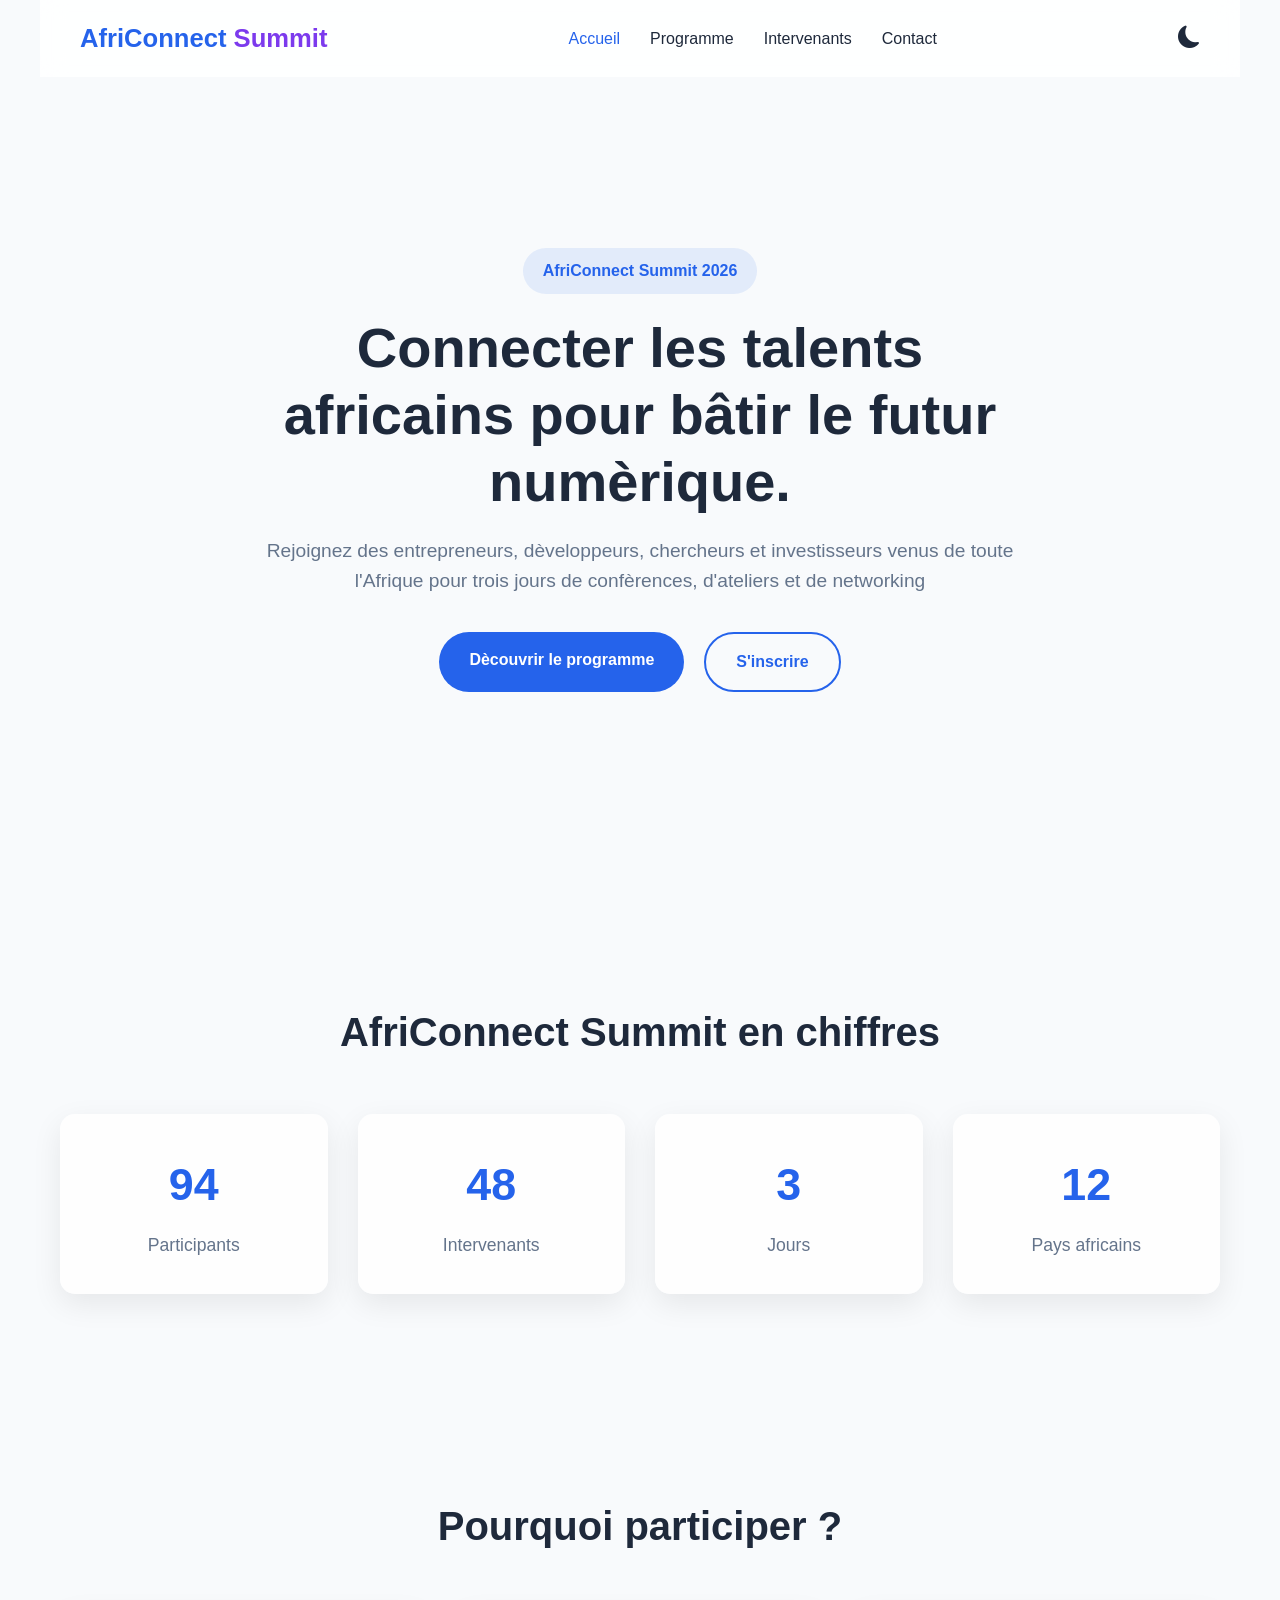
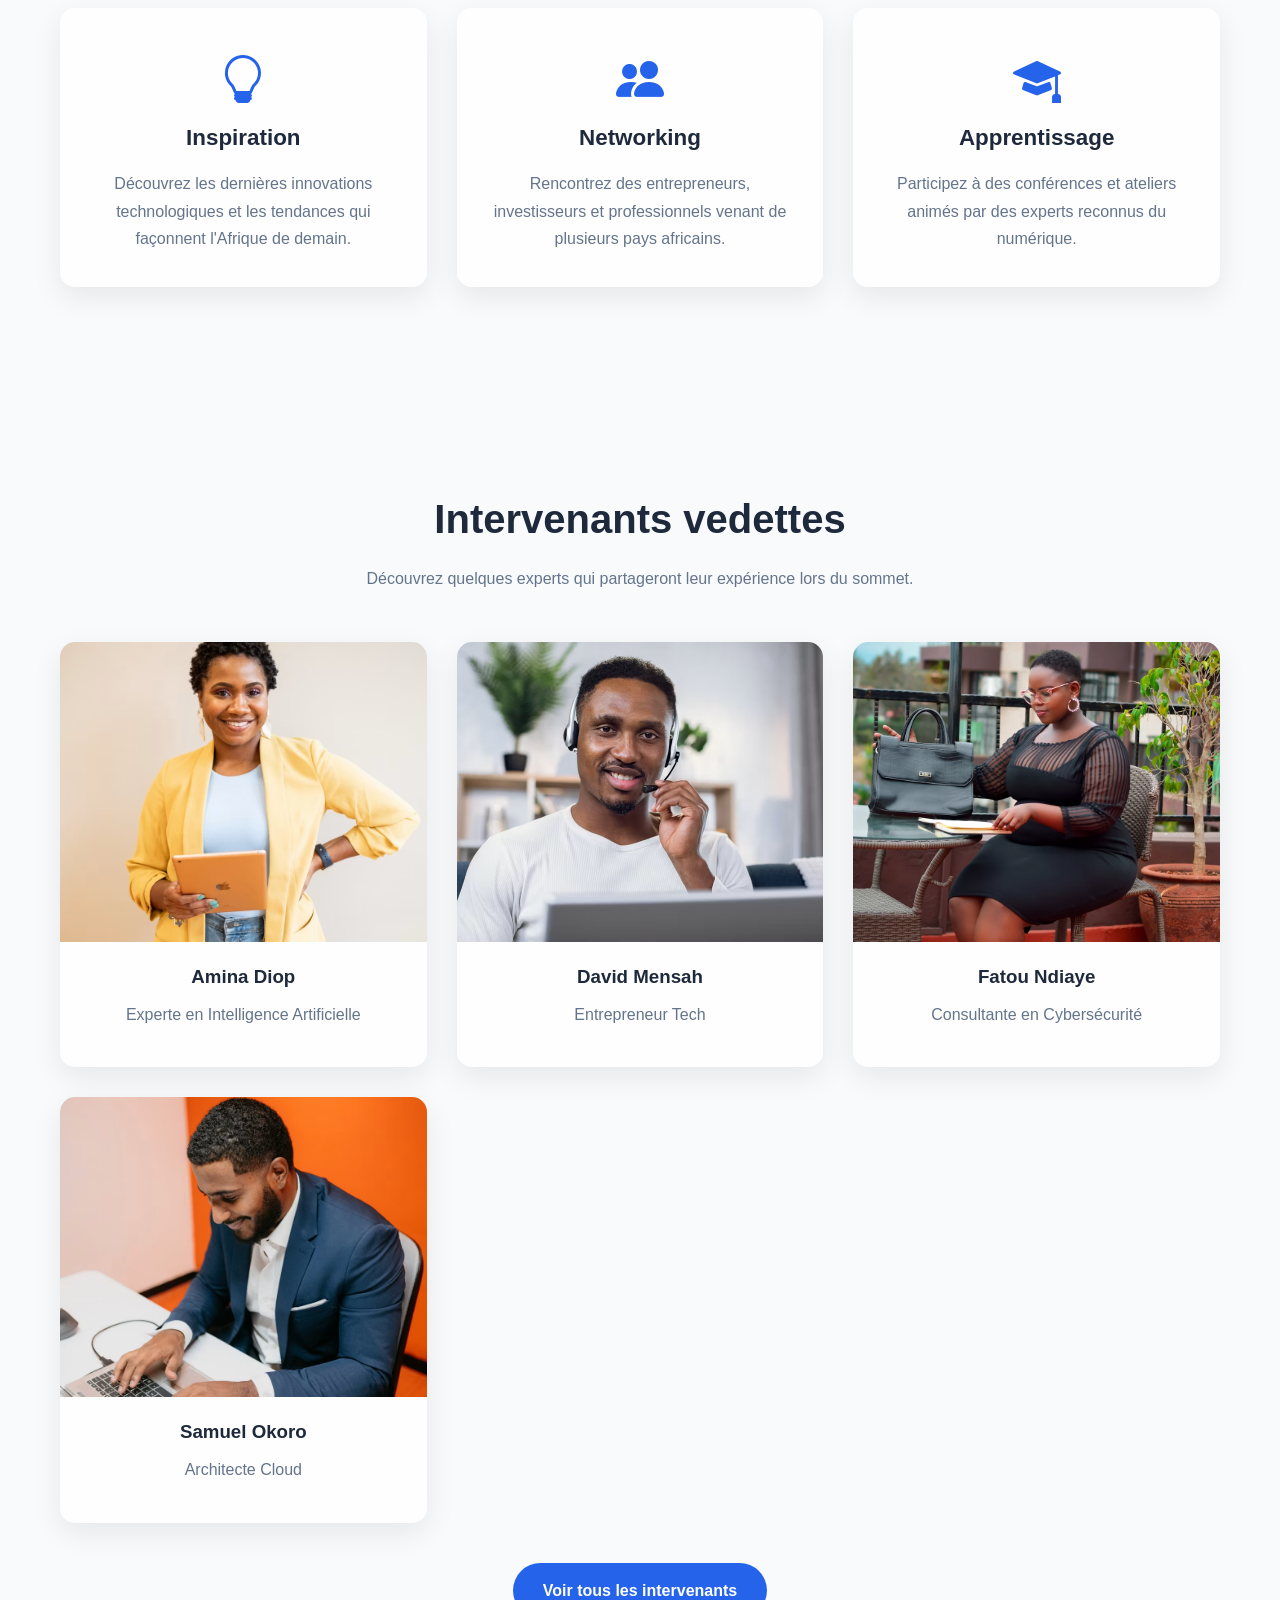
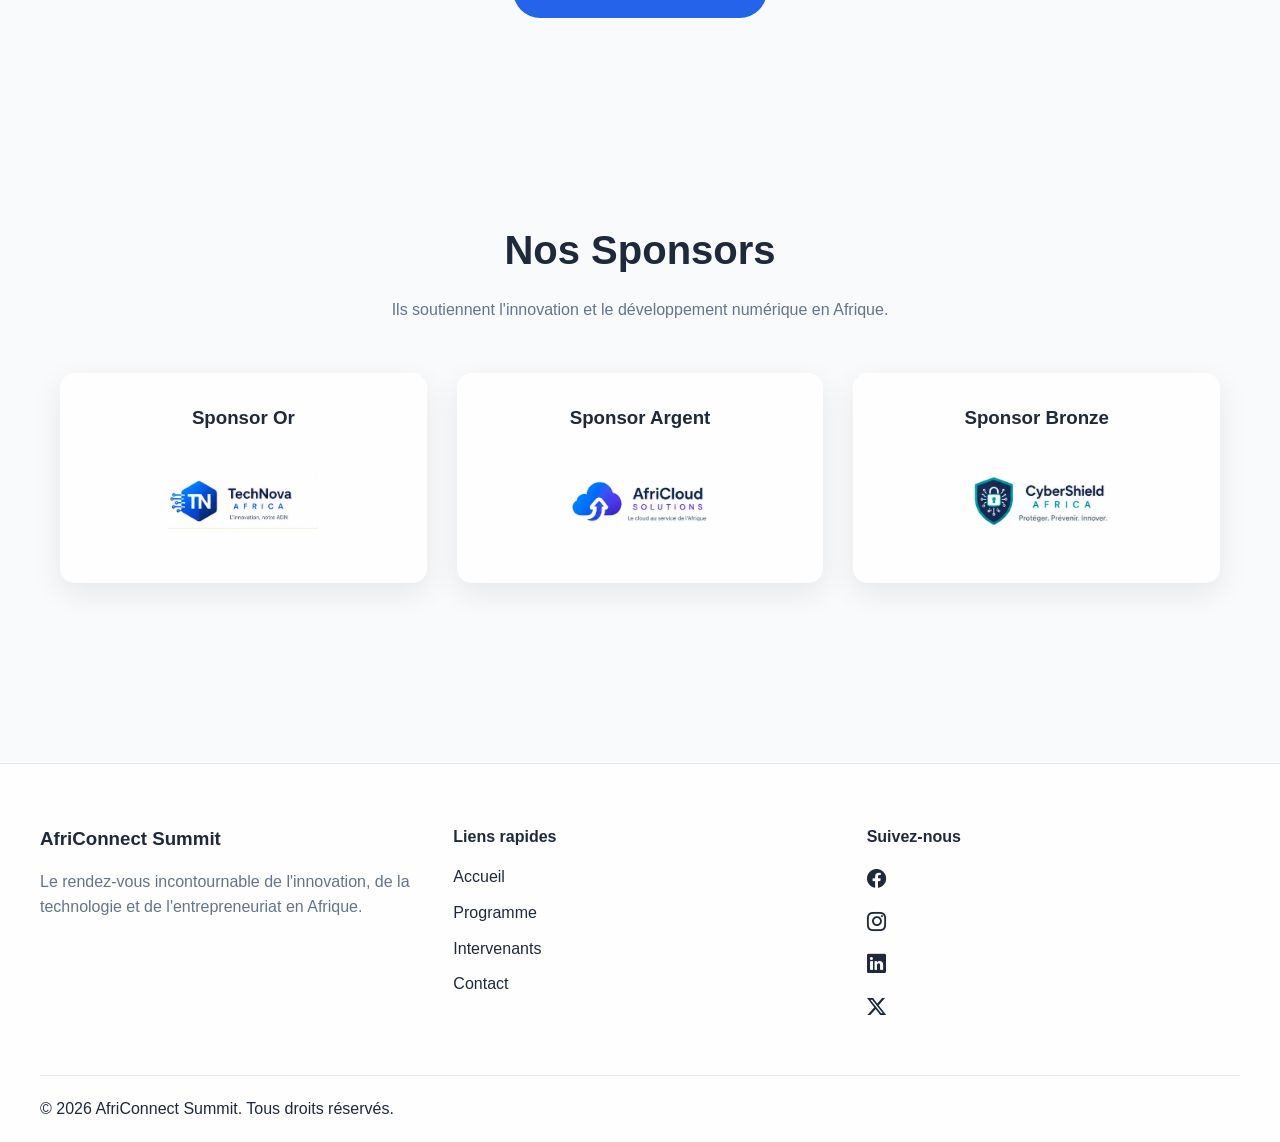
<file: index.html>
<!DOCTYPE html>
<html lang="fr">

<head>
    <meta charset="UTF-8">
    <meta name="viewport" content="width=device-width, initial-scale=1.0">
    <title>AfriConnectSummit</title>
    <link rel="stylesheet" href="css/style.css">
    <link href="https://cdn.jsdelivr.net/npm/bootstrap-icons@1.11.3/font/bootstrap-icons.min.css" rel="stylesheet">
</head>

<body>

    <header>

        <nav class="navbar">

            <a href="index.html" class="logo">
                AfriConnect <span>Summit</span>
            </a>

            <ul class="nav-menu">

                <li><a href="index.html" class="active">Accueil</a></li>

                <li><a href="programme.html">Programme</a></li>

                <li><a href="intervenant.html">Intervenants</a></li>

                <li><a href="contact.html">Contact</a></li>

            </ul>

            <div class="nav-actions">

                <button id="theme-toggle" aria-label="Changer de thème">

                    <i class="bi bi-moon-fill"></i>

                </button>

                <button id="menu-toggle" aria-label="Ouvrir le menu">

                    <i class="bi bi-list"></i>

                </button>

            </div>

        </nav>

    </header>

    <main>

        <!-- section hero -->
        <section class="hero">

            <div class="hero-content">

                <p class="hero-tag">AfriConnect Summit 2026</p>

                <h1>Connecter les talents africains pour bâtir le futur numèrique.</h1>

                <p class="hero-description">
                    Rejoignez des entrepreneurs, dèveloppeurs, chercheurs et investisseurs
                    venus de toute l'Afrique pour trois jours de confèrences, d'ateliers
                    et de networking
                </p>

                <div class="hero-buttons">

                    <a href="programme.html" class="btn btn-primary">
                        Dècouvrir le programme
                    </a>


                    <a href="contact.html" class="btn btn-secondary">
                        S'inscrire
                    </a>

                </div>

            </div>

        </section>

        <!-- section chiffre clè -->

        <section class="stats">

            <div class="container">

                <h2>AfriConnect Summit en chiffres</h2>

                <div class="stats-grid">

                    <div class="stat-card">
                        <h3 id="participants">1200</h3>
                        <p>Participants</p>
                    </div>

                    <div class="stat-card">
                        <h3 id="speakers">48</h3>
                        <p>Intervenants</p>
                    </div>

                    <div class="stat-card">
                        <h3 id="days">3</h3>
                        <p>Jours</p>
                    </div>

                    <div class="stat-card">
                        <h3 id="countries">12</h3>
                        <p>Pays africains</p>
                    </div>

                </div>

            </div>

        </section>

        <!-- pourquoi participer -->

        <section class="why-participate">

            <div class="container">

                <h2>Pourquoi participer ?</h2>

                <div class="why-grid">

                    <article class="why-card">

                        <i class="bi bi-lightbulb"></i>

                        <h3>Inspiration</h3>

                        <p>
                            Découvrez les dernières innovations technologiques et les tendances qui façonnent l'Afrique
                            de demain.
                        </p>

                    </article>

                    <article class="why-card">

                        <i class="bi bi-people-fill"></i>

                        <h3>Networking</h3>

                        <p>
                            Rencontrez des entrepreneurs, investisseurs et professionnels venant de plusieurs pays
                            africains.
                        </p>

                    </article>

                    <article class="why-card">

                        <i class="bi bi-mortarboard-fill"></i>

                        <h3>Apprentissage</h3>

                        <p>
                            Participez à des conférences et ateliers animés par des experts reconnus du numérique.
                        </p>

                    </article>

                </div>

            </div>

        </section>

        <!-- Intervenant -->

        <section class="featured-speakers">

            <div class="container">

                <h2>Intervenants vedettes</h2>

                <p class="section-description">
                    Découvrez quelques experts qui partageront leur expérience lors du sommet.
                </p>

                <div class="speakers-grid">

                    <article class="speaker-card">

                        <img src="images/speaker1.jpg" alt="Intervenant 1">

                        <h3>Amina Diop</h3>

                        <p>Experte en Intelligence Artificielle</p>

                    </article>

                    <article class="speaker-card">

                        <img src="images/speaker2.jpg" alt="Intervenant 2">

                        <h3>David Mensah</h3>

                        <p>Entrepreneur Tech</p>

                    </article>

                    <article class="speaker-card">

                        <img src="images/speaker3.jpg" alt="Intervenant 3">

                        <h3>Fatou Ndiaye</h3>

                        <p>Consultante en Cybersécurité</p>

                    </article>

                    <article class="speaker-card">

                        <img src="images/speaker4.jpg" alt="Intervenant 4">

                        <h3>Samuel Okoro</h3>

                        <p>Architecte Cloud</p>

                    </article>

                </div>

                <a href="intervenant.html" class="btn btn-primary">
                    Voir tous les intervenants
                </a>

            </div>

        </section>

        <!-- Sponsor -->

        <section class="sponsors">

            <div class="container">

                <h2>Nos Sponsors</h2>

                <p class="section-description">

                    Ils soutiennent l'innovation et le développement numérique en Afrique.

                </p>

                <div class="sponsors-grid">

                    <div class="sponsor-card">

                        <h3>Sponsor Or</h3>

                        <img src="images/gold-sponsor.png" alt="Sponsor Or">

                    </div>

                    <div class="sponsor-card">

                        <h3>Sponsor Argent</h3>

                        <img src="images/silver-sponsor.png" alt="Sponsor Argent">

                    </div>

                    <div class="sponsor-card">

                        <h3>Sponsor Bronze</h3>

                        <img src="images/bronze-sponsor.png" alt="Sponsor Bronze">

                    </div>

                </div>

            </div>

        </section>

    </main>

    <footer>

        <div class="footer-container">

            <div class="footer-about">

                <h3>AfriConnect Summit</h3>

                <p>
                    Le rendez-vous incontournable de l'innovation, de la technologie
                    et de l'entrepreneuriat en Afrique.
                </p>

            </div>

            <div class="footer-links">

                <h4>Liens rapides</h4>

                <ul>

                    <li><a href="index.html">Accueil</a></li>

                    <li><a href="programme.html">Programme</a></li>

                    <li><a href="intervenants.html">Intervenants</a></li>

                    <li><a href="contact.html">Contact</a></li>

                </ul>

            </div>

            <div class="footer-social">

                <h4>Suivez-nous</h4>

                <a href="#"><i class="bi bi-facebook"></i></a>
                <a href="#"><i class="bi bi-instagram"></i></a>
                <a href="#"><i class="bi bi-linkedin"></i></a>
                <a href="#"><i class="bi bi-twitter-x"></i></a>

            </div>

        </div>

        <hr>

        <div class="footer-bottom">

            <p>
                &copy; <span id="year"></span> AfriConnect Summit.
                Tous droits réservés.
            </p>

        </div>
        </div>

    </footer>

    <button id="back-to-top" aria-label="Retour en haut">
        <i class="bi bi-arrow-up"></i>
    </button>





    <script src="js/main.js"></script>

</body>

</html>
</file>
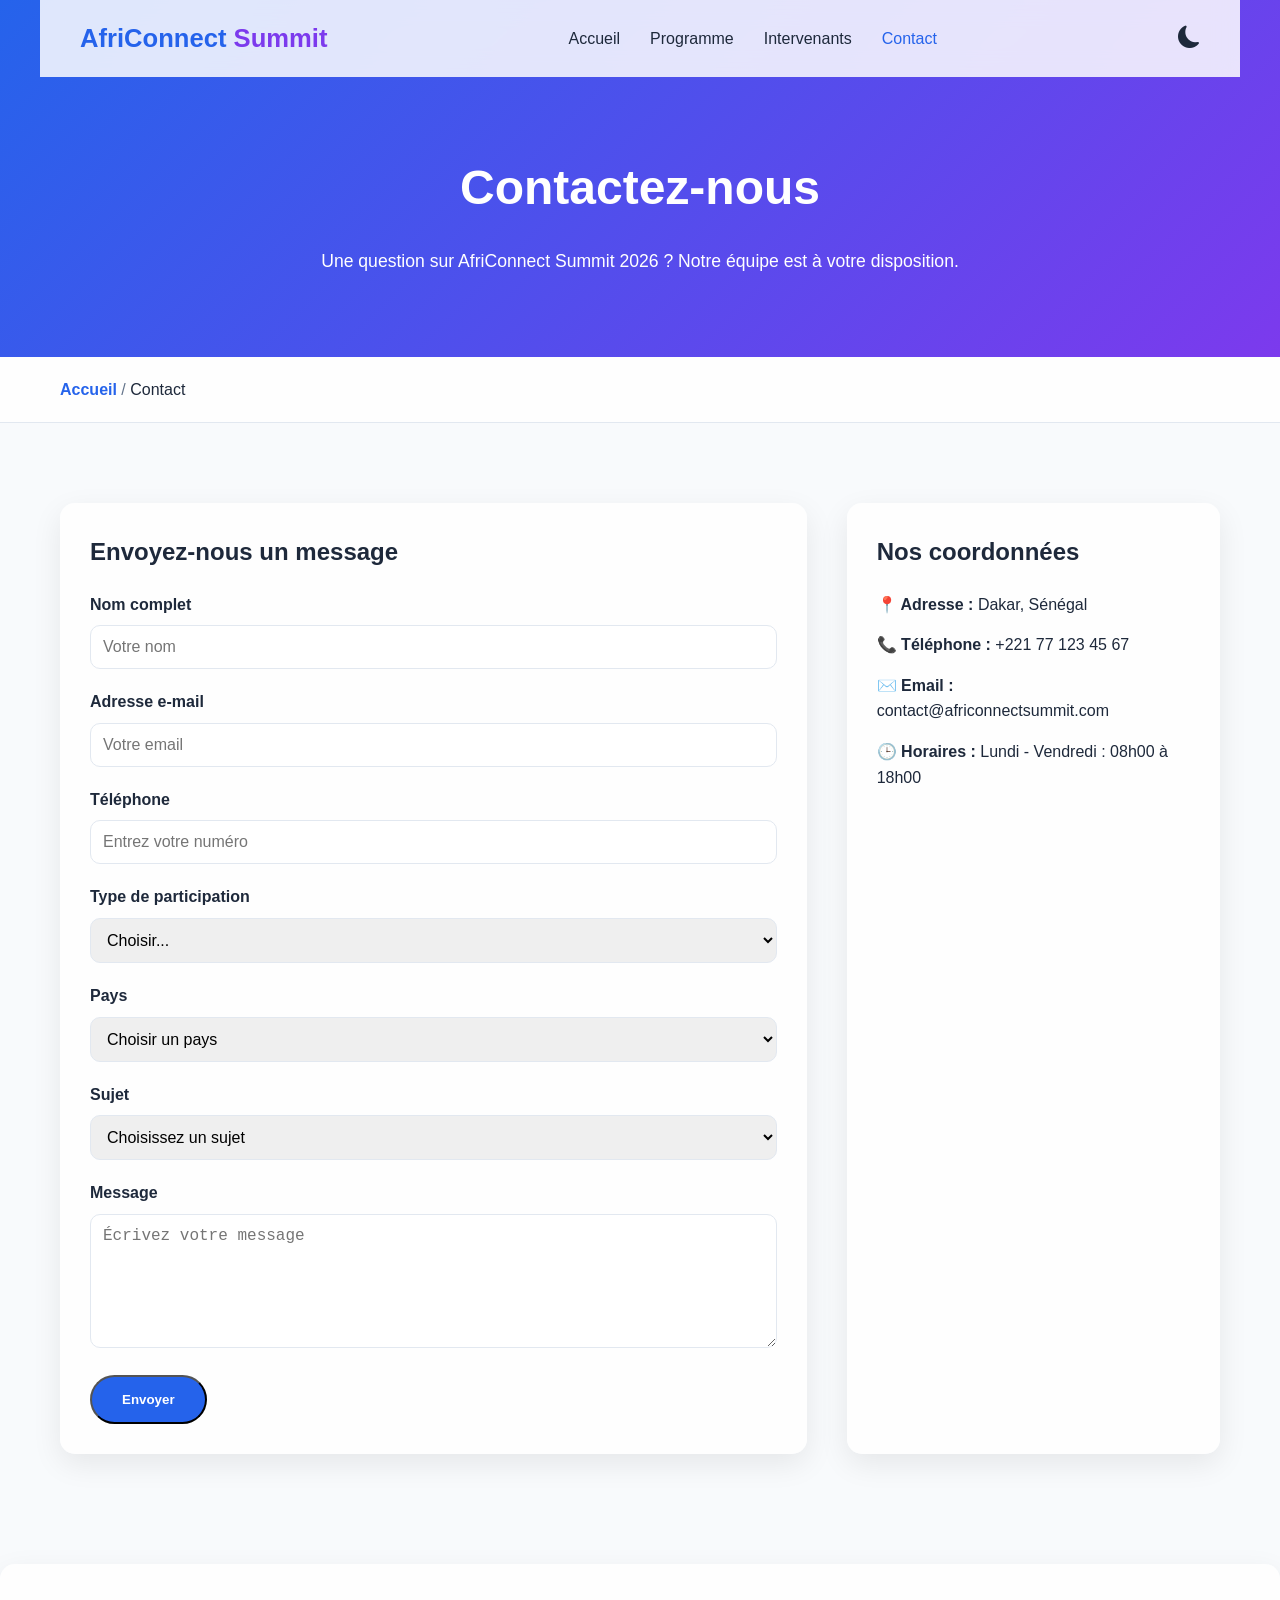
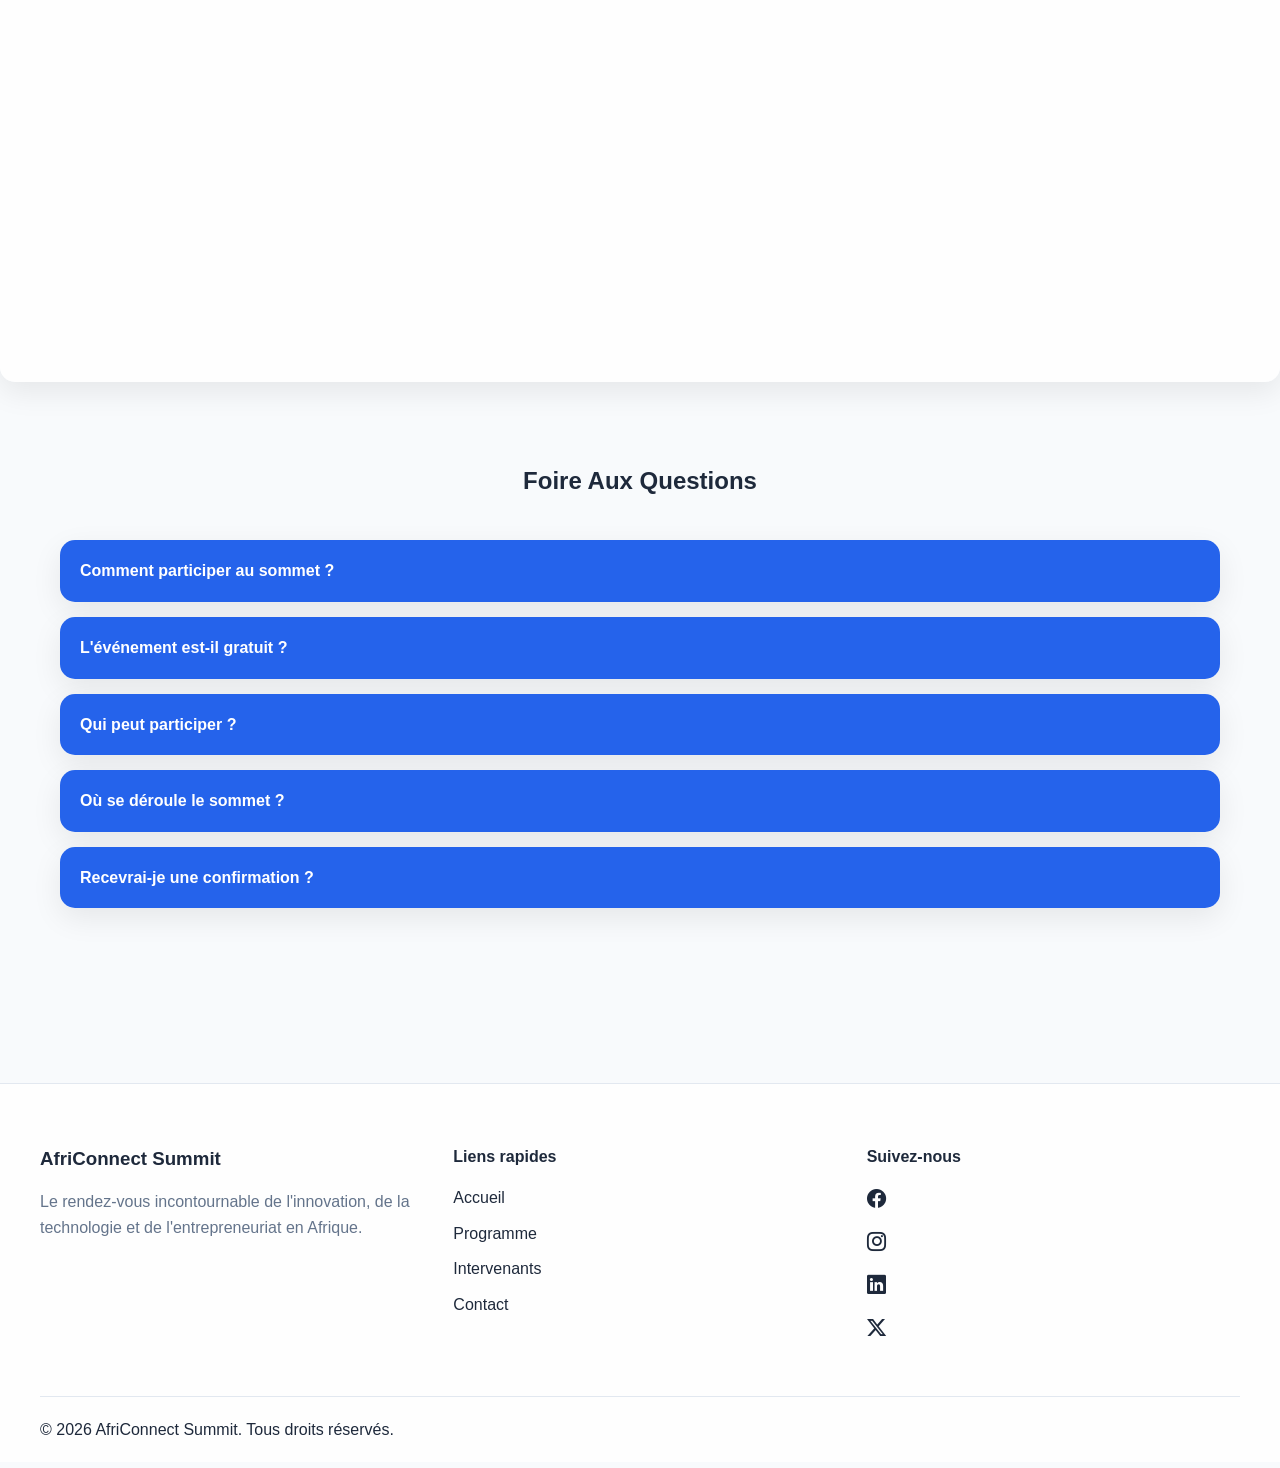
<file: contact.html>
<!DOCTYPE html>
<html lang="en">

<head>
    <meta charset="UTF-8">
    <meta name="viewport" content="width=device-width, initial-scale=1.0">
    <title>AfriConnectSummit</title>
    <link rel="stylesheet" href="css/style.css">
    <link href="https://cdn.jsdelivr.net/npm/bootstrap-icons@1.11.3/font/bootstrap-icons.min.css" rel="stylesheet">

</head>

<body>

    <header>

        <nav class="navbar">

            <a href="index.html" class="logo">
                AfriConnect <span>Summit</span>
            </a>

            <ul class="nav-menu">

                <li><a href="index.html">Accueil</a></li>

                <li><a href="programme.html">Programme</a></li>

                <li><a href="intervenant.html">Intervenants</a></li>

                <li><a href="contact.html" class="active">Contact</a></li>

            </ul>

            <div class="nav-actions">

                <button id="theme-toggle" aria-label="Changer de thème">

                    <i class="bi bi-moon-fill"></i>

                </button>

                <button id="menu-toggle" aria-label="Ouvrir le menu">

                    <i class="bi bi-list"></i>

                </button>

            </div>

        </nav>

    </header>

    <main>

        <!--section hero -->
        <section class="page-hero">

            <div class="container">

                <h1>Contactez-nous</h1>

                <p>
                    Une question sur AfriConnect Summit 2026 ? Notre équipe est à votre disposition.
                </p>

            </div>

        </section>

        <!-- fil d'ariane -->

        <section class="breadcrumb">

            <div class="container">

                <p>

                    <a href="index.html">Accueil</a>

                    /

                    <span>Contact</span>

                </p>

            </div>

        </section>

        <!-- formulaire -->

        <section class="contact">

            <div class="container">

                <div class="contact-grid">

                    <!-- Formulaire de contact -->

                    <div class="contact-form">

                        <h2>Envoyez-nous un message</h2>

                        <form id="contact-form">

                            <div class="form-group">

                                <label for="nom">Nom complet</label>

                                <input type="text" id="nom" placeholder="Votre nom">

                            </div>

                            <div class="form-group">

                                <label for="email">Adresse e-mail</label>

                                <input type="email" id="email" placeholder="Votre email">

                            </div>

                            <div class="form-group">
                                <label for="phone">Téléphone</label>
                                <input type="tel" id="phone" name="phone" placeholder="Entrez votre numéro">
                            </div>

                            <div class="form-group">
                                <label for="participation">Type de participation</label>

                                <select id="participation" name="participation">

                                    <option value="">Choisir...</option>
                                    <option value="participant">Participant</option>
                                    <option value="intervenant">Intervenant</option>
                                    <option value="sponsor">Sponsor</option>

                                </select>

                            </div>

                            <div class="form-group">
                                <label for="country">Pays</label>

                                <select id="country" name="country">

                                    <option value="">Choisir un pays</option>

                                    <option>Sénégal</option>
                                    <option>Mali</option>
                                    <option>Côte d'Ivoire</option>
                                    <option>Ghana</option>
                                    <option>Nigeria</option>
                                    <option>Cameroun</option>
                                    <option>Bénin</option>
                                    <option>Togo</option>
                                    <option>Burkina Faso</option>
                                    <option>Guinée</option>

                                </select>

                            </div>

                            <div class="form-group">

                                <label for="sujet">Sujet</label>

                                <select id="sujet">

                                    <option>Choisissez un sujet</option>
                                    <option>Inscription</option>
                                    <option>Partenariat</option>
                                    <option>Information</option>
                                    <option>Autre</option>

                                </select>

                            </div>

                            <div class="form-group">

                                <label for="message">Message</label>

                                <textarea id="message" rows="6" placeholder="Écrivez votre message"></textarea>

                            </div>

                            <button type="submit" class="btn btn-primary">

                                Envoyer

                            </button>

                        </form>

                    </div>

                    <!-- Informations -->

                    <div class="contact-info">

                        <h2>Nos coordonnées</h2>

                        <p><strong>📍 Adresse :</strong> Dakar, Sénégal</p>

                        <p><strong>📞 Téléphone :</strong> +221 77 123 45 67</p>

                        <p><strong>✉️ Email :</strong> contact@africonnectsummit.com</p>

                        <p><strong>🕒 Horaires :</strong> Lundi - Vendredi : 08h00 à 18h00</p>

                    </div>

                </div>

            </div>

        </section>
        <!-- maps -->

        <div class="contact-map">

            <iframe src="https://www.google.com/maps?q=Dakar,+Senegal&output=embed" width="100%" height="350"
                style="border:0;" allowfullscreen="" loading="lazy">
            </iframe>

        </div>

        <!-- faq -->

        <section class="faq">

            <div class="container">

                <h2>Foire Aux Questions</h2>

                <div class="faq-item">

                    <input type="checkbox" id="q1">

                    <label for="q1">Comment participer au sommet ?</label>

                    <div class="faq-content">
                        <p>Remplissez le formulaire d'inscription disponible sur cette page.</p>
                    </div>

                </div>

                <div class="faq-item">

                    <input type="checkbox" id="q2">

                    <label for="q2">L'événement est-il gratuit ?</label>

                    <div class="faq-content">
                        <p>Oui, l'accès est gratuit après validation de l'inscription.</p>
                    </div>

                </div>

                <div class="faq-item">

                    <input type="checkbox" id="q3">

                    <label for="q3">Qui peut participer ?</label>

                    <div class="faq-content">
                        <p>Étudiants, professionnels, entrepreneurs et passionnés du numérique.</p>
                    </div>

                </div>

                <div class="faq-item">

                    <input type="checkbox" id="q4">

                    <label for="q4">Où se déroule le sommet ?</label>

                    <div class="faq-content">
                        <p>À Dakar, dans un centre de conférence moderne.</p>
                    </div>

                </div>

                <div class="faq-item">

                    <input type="checkbox" id="q5">

                    <label for="q5">Recevrai-je une confirmation ?</label>

                    <div class="faq-content">
                        <p>Oui, une confirmation sera envoyée par e-mail après votre inscription.</p>
                    </div>

                </div>

            </div>

        </section>

    </main>

    <footer>

        <div class="footer-container">

            <div class="footer-about">

                <h3>AfriConnect Summit</h3>

                <p>
                    Le rendez-vous incontournable de l'innovation, de la technologie
                    et de l'entrepreneuriat en Afrique.
                </p>

            </div>


            <div class="footer-links">

                <h4>Liens rapides</h4>

                <ul>

                    <li><a href="index.html">Accueil</a></li>

                    <li><a href="programme.html">Programme</a></li>

                    <li><a href="intervenants.html">Intervenants</a></li>

                    <li><a href="contact.html">Contact</a></li>

                </ul>

            </div>

            <div class="footer-social">

                <h4>Suivez-nous</h4>

                <a href="#"><i class="bi bi-facebook"></i></a>
                <a href="#"><i class="bi bi-instagram"></i></a>
                <a href="#"><i class="bi bi-linkedin"></i></a>
                <a href="#"><i class="bi bi-twitter-x"></i></a>

            </div>

        </div>

        <hr>

        <div class="footer-bottom">

            <p>
                &copy; <span id="year"></span> AfriConnect Summit.
                Tous droits réservés.
            </p>
        </div>

        </div>

    </footer>

    <button id="back-to-top" aria-label="Retour en haut">
        <i class="bi bi-arrow-up"></i>
    </button>





    <script src="js/main.js"></script>

</body>

</html>
</file>
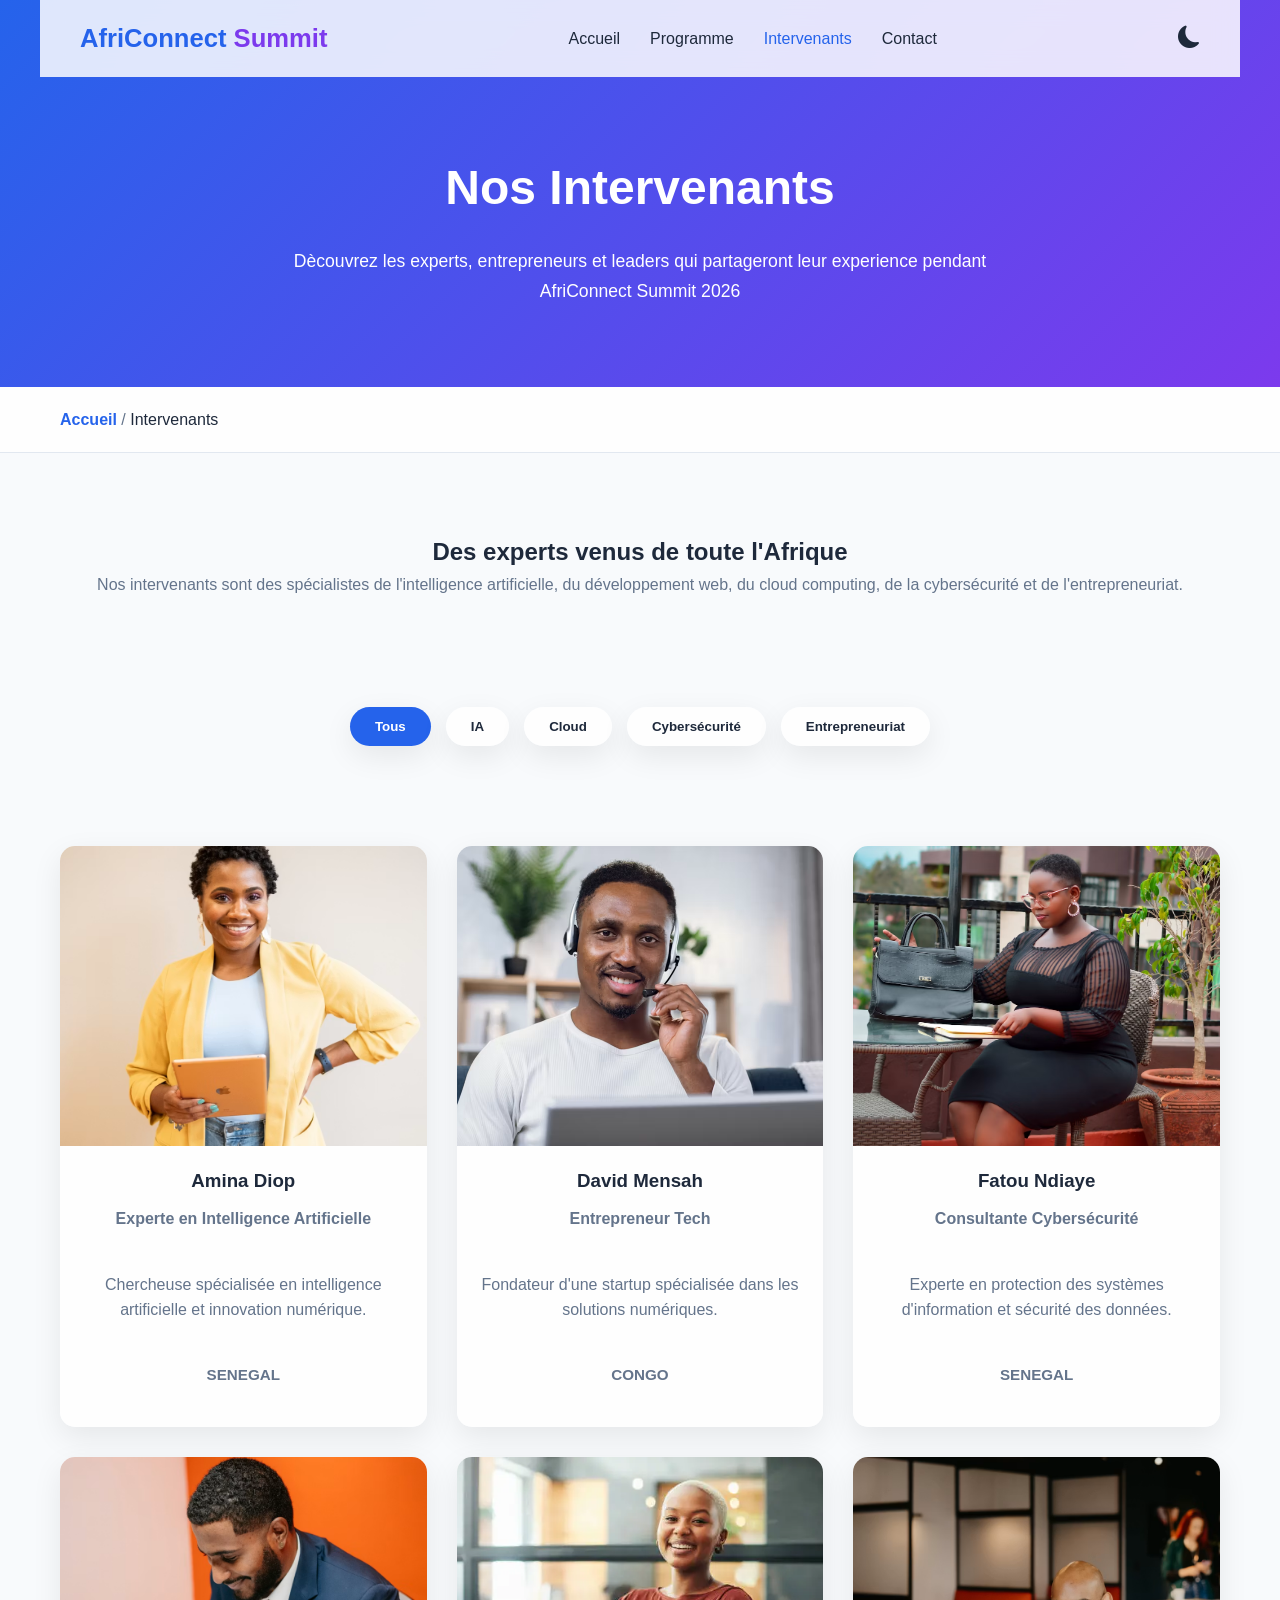
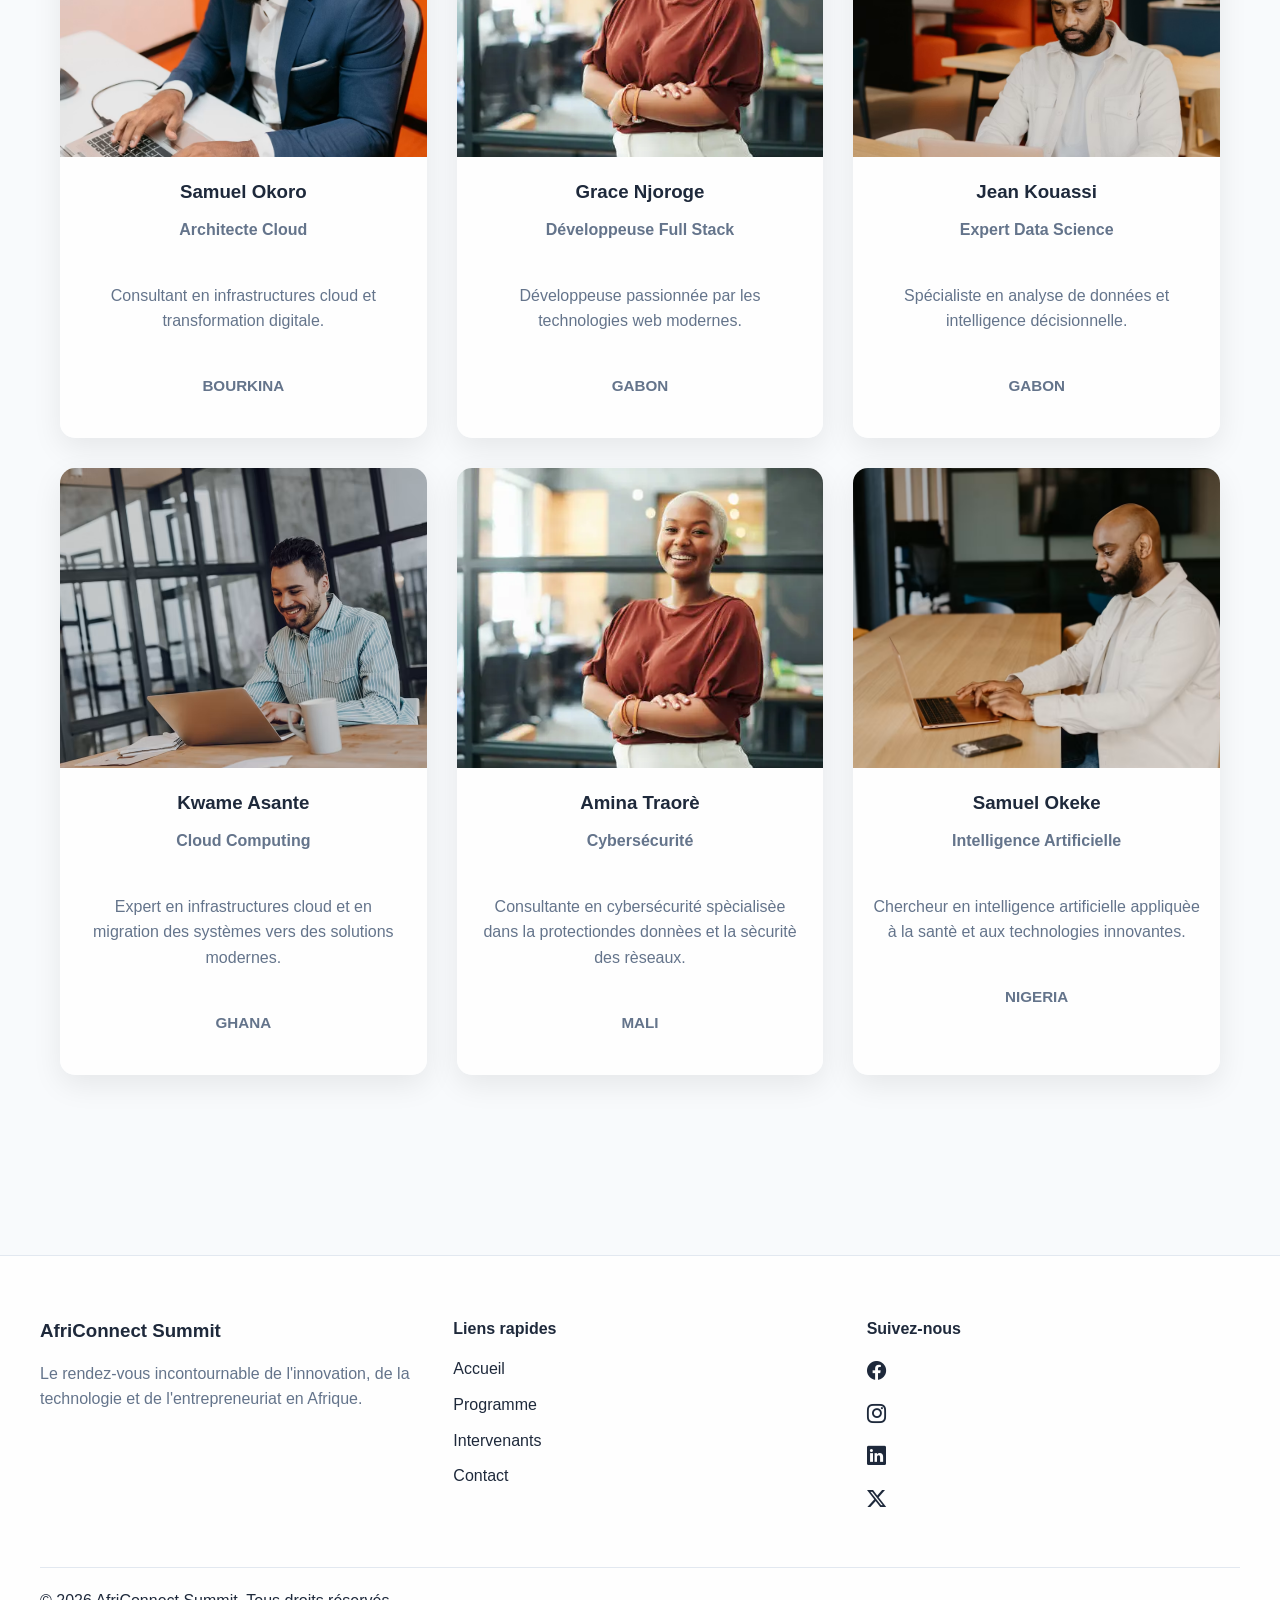
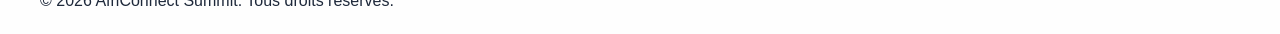
<file: intervenant.html>
<!DOCTYPE html>
<html lang="fr">

<head>
    <meta charset="UTF-8">
    <meta name="viewport" content="width=device-width, initial-scale=1.0">
    <title>AfriConnectSummit</title>
    <link rel="stylesheet" href="css/style.css">
    <link href="https://cdn.jsdelivr.net/npm/bootstrap-icons@1.11.3/font/bootstrap-icons.min.css" rel="stylesheet">
</head>

<body>

    <header>

        <nav class="navbar">

            <a href="index.html" class="logo">
                AfriConnect <span>Summit</span>
            </a>

            <ul class="nav-menu">

                <li><a href="index.html">Accueil</a></li>

                <li><a href="programme.html">Programme</a></li>

                <li><a href="intervenant.html" class="active">Intervenants</a></li>

                <li><a href="contact.html">Contact</a></li>

            </ul>

            <div class="nav-actions">

                <button id="theme-toggle" aria-label="Changer de thème">

                    <i class="bi bi-moon-fill"></i>

                </button>

                <button id="menu-toggle" aria-label="Ouvrir le menu">

                    <i class="bi bi-list"></i>

                </button>

            </div>

        </nav>

    </header>

    <main>

        <!-- hero intervenant -->

        <section class="page-hero">
            <div class="container">
                <h1>
                    Nos Intervenants
                </h1>

                <p>
                    Dècouvrez les experts, entrepreneurs et leaders qui partageront leur experience pendant AfriConnect
                    Summit 2026
                </p>
            </div>
        </section>

        <!-- fil d'ariane -->

        <section class="breadcrumb">

            <div class="container">

                <p>

                    <a href="index.html">Accueil</a>

                    /

                    <span>Intervenants</span>

                </p>

            </div>

        </section>

        <!-- presentation -->

        <section class="speakers-intro">

            <div class="container">

                <h2>Des experts venus de toute l'Afrique</h2>

                <p class="section-description">

                    Nos intervenants sont des spécialistes de l'intelligence artificielle, du développement web, du
                    cloud computing, de la cybersécurité et de l'entrepreneuriat.

                </p>

            </div>

        </section>

        <!-- filtre -->

        <section class="speaker-filter">

            <div class="container">

                <button class="filter-btn active" data-filter="all">Tous</button>

                <button class="filter-btn" data-filter="ia">IA</button>

                <button class="filter-btn " data-filter="cloud">Cloud</button>

                <button class="filter-btn" data-filter="cyber">Cybersécurité</button>

                <button class="filter-btn" data-filter="entrepreneuriat">Entrepreneuriat</button>

            </div>

        </section>

        <!-- les cartes des intervenants -->

        <section class="speakers">

            <div class="container">

                <div class="speakers-grid">

                    <article class="speaker-card" data-category="ia">

                        <img src="images/speaker1.jpg" alt="Amina Diop">

                        <h3>Amina Diop</h3>

                        <p class="speaker-role">Experte en Intelligence Artificielle</p>

                        <p>
                            Chercheuse spécialisée en intelligence artificielle et innovation numérique.
                        </p>

                        <p class="speaker-country">SENEGAL</p>

                    </article>

                    <article class="speaker-card" data-category="entrepreneuriat">

                        <img src="images/speaker2.jpg" alt="David Mensah">

                        <h3>David Mensah</h3>

                        <p class="speaker-role">Entrepreneur Tech</p>

                        <p>
                            Fondateur d'une startup spécialisée dans les solutions numériques.
                        </p>

                        <p class="speaker-country">CONGO</p>

                    </article>

                    <article class="speaker-card" data-category="cyber">

                        <img src="images/speaker3.jpg" alt="Fatou Ndiaye">

                        <h3>Fatou Ndiaye</h3>

                        <p class="speaker-role">Consultante Cybersécurité</p>

                        <p>
                            Experte en protection des systèmes d'information et sécurité des données.
                        </p>

                        <P class="speaker-country">SENEGAL</P>

                    </article>

                    <article class="speaker-card" data-category="cloud">

                        <img src="images/speaker4.jpg" alt="Samuel Okoro">

                        <h3>Samuel Okoro</h3>

                        <p class="speaker-role">Architecte Cloud</p>

                        <p>
                            Consultant en infrastructures cloud et transformation digitale.
                        </p>

                        <p class="speaker-country">BOURKINA</p>

                    </article>

                    <article class="speaker-card" data-category="all">

                        <img src="images/speaker5.jpg" alt="Grace Njoroge">

                        <h3>Grace Njoroge</h3>

                        <p class="speaker-role">Développeuse Full Stack</p>

                        <p>
                            Développeuse passionnée par les technologies web modernes.
                        </p>

                        <p class="speaker-country">GABON</p>

                    </article>

                    <article class="speaker-card" data-category="all">

                        <img src="images/speaker6.jpg" alt="Jean Kouassi">

                        <h3>Jean Kouassi</h3>

                        <p class="speaker-role">Expert Data Science</p>

                        <p>
                            Spécialiste en analyse de données et intelligence décisionnelle.
                        </p>

                        <p class="speaker-country">GABON</p>

                    </article>

                    <article class="speaker-card" data-category="cloud">

                        <img src="images/speaker7.jpg" alt="Kwame Asante">

                        <h3>Kwame Asante</h3>

                        <p class="speaker-role">Cloud Computing</p>

                        <p>
                            Expert en infrastructures cloud et en migration des systèmes vers des solutions modernes.
                        </p>

                        <p class="speaker-country">GHANA</p>

                    </article>

                    <article class="speaker-card" data-category="cyber">

                        <img src="images/speaker8.jpg" alt="Amina Traorè">

                        <h3>Amina Traorè</h3>

                        <p class="speaker-role">Cybersécurité</p>

                        <p>
                            Consultante en cybersécurité spècialisèe dans la protectiondes donnèes et la sècuritè des
                            rèseaux.
                        </p>

                        <p class="speaker-country">MALI</p>

                    </article>

                    <article class="speaker-card" data-category="all">

                        <img src="images/speaker9.jpg" alt="Samuel Okeke">

                        <h3>Samuel Okeke</h3>

                        <p class="speaker-role">Intelligence Artificielle</p>

                        <p>
                            Chercheur en intelligence artificielle appliquèe à la santè et aux technologies innovantes.
                        </p>

                        <p class="speaker-country">NIGERIA</p>

                    </article>

                </div>

            </div>

        </section>

    </main>

    <footer>

        <div class="footer-container">

            <div class="footer-about">

                <h3>AfriConnect Summit</h3>

                <p>
                    Le rendez-vous incontournable de l'innovation, de la technologie
                    et de l'entrepreneuriat en Afrique.
                </p>

            </div>

            <div class="footer-links">

                <h4>Liens rapides</h4>

                <ul>

                    <li><a href="index.html">Accueil</a></li>

                    <li><a href="programme.html">Programme</a></li>

                    <li><a href="intervenants.html">Intervenants</a></li>

                    <li><a href="contact.html">Contact</a></li>

                </ul>

            </div>

            <div class="footer-social">

                <h4>Suivez-nous</h4>

                <a href="#"><i class="bi bi-facebook"></i></a>
                <a href="#"><i class="bi bi-instagram"></i></a>
                <a href="#"><i class="bi bi-linkedin"></i></a>
                <a href="#"><i class="bi bi-twitter-x"></i></a>

            </div>

        </div>

        <hr>

        <div class="footer-bottom">

            <p>
                &copy; <span id="year"></span> AfriConnect Summit.
                Tous droits réservés.
            </p>
        </div>

        </div>

    </footer>

    <button id="back-to-top" aria-label="Retour en haut">
        <i class="bi bi-arrow-up"></i>
    </button>





    <script src="js/main.js"></script>

</body>

</html>
</file>
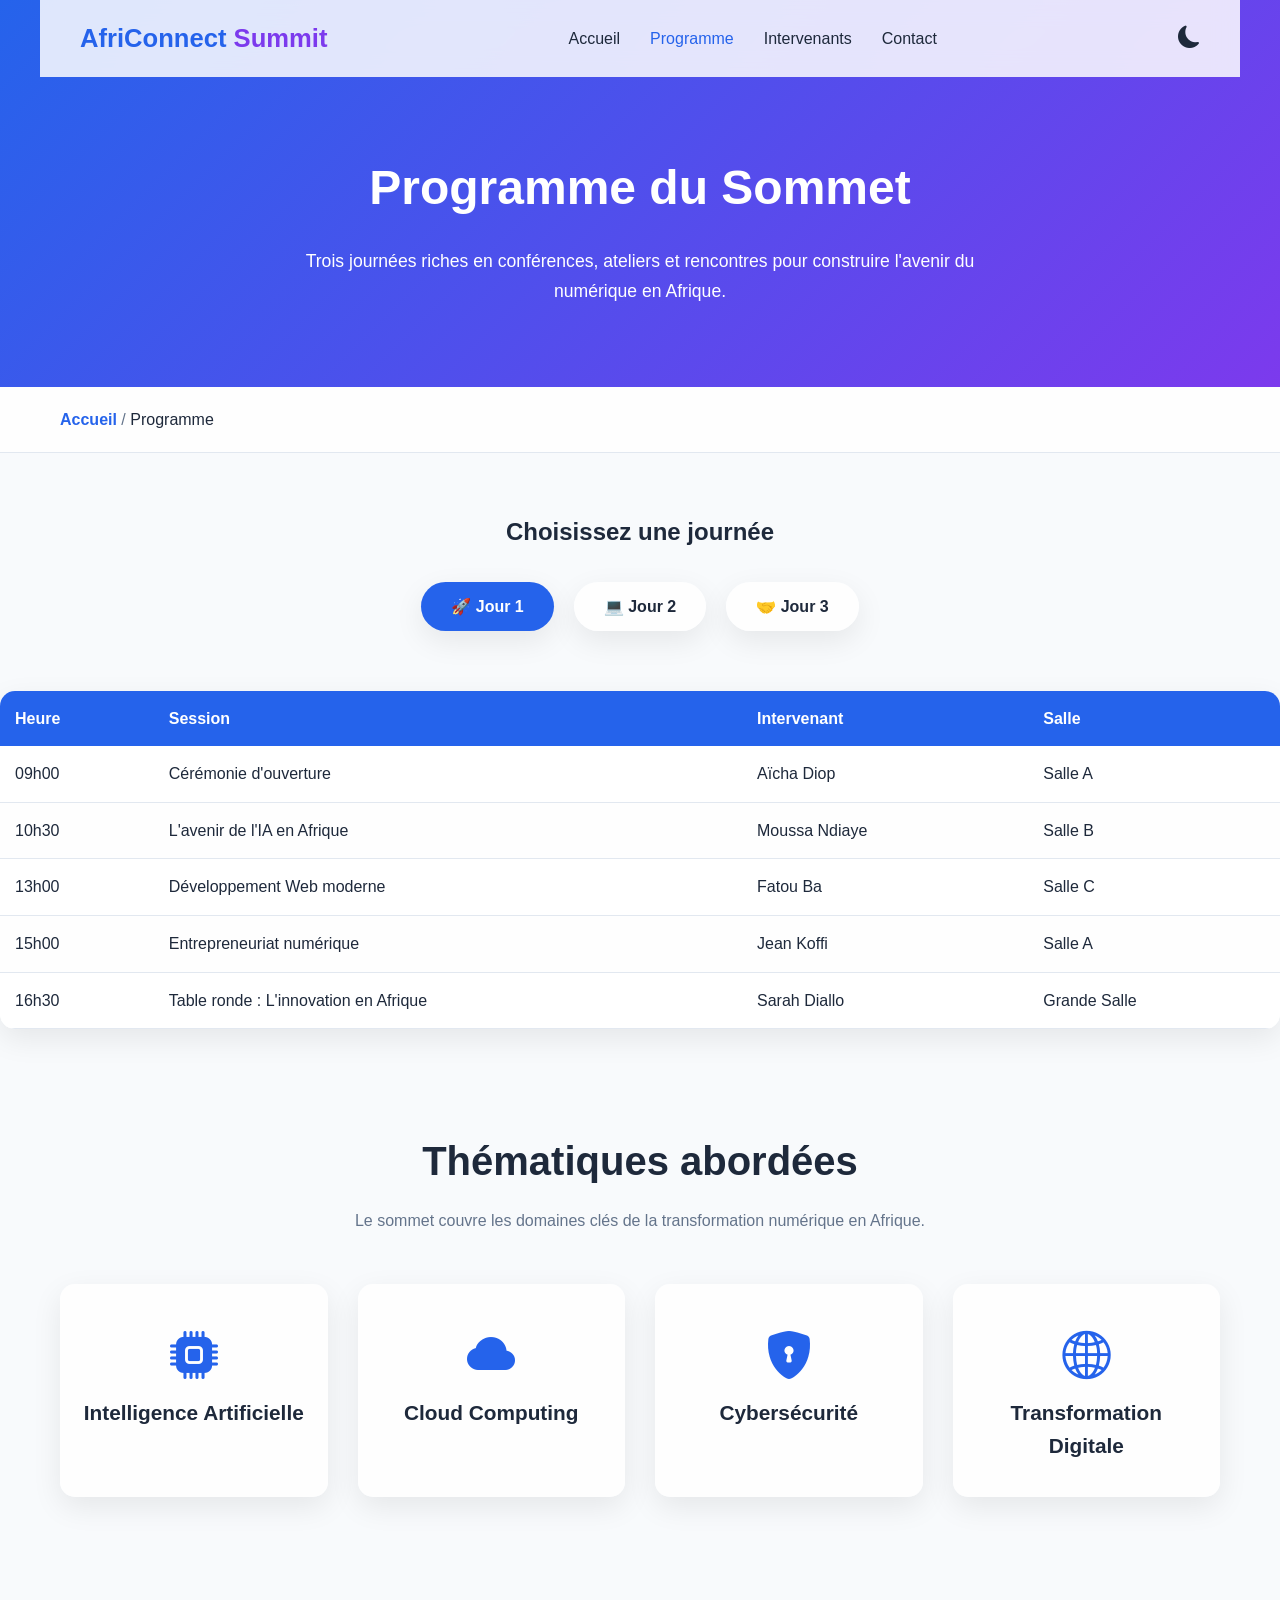
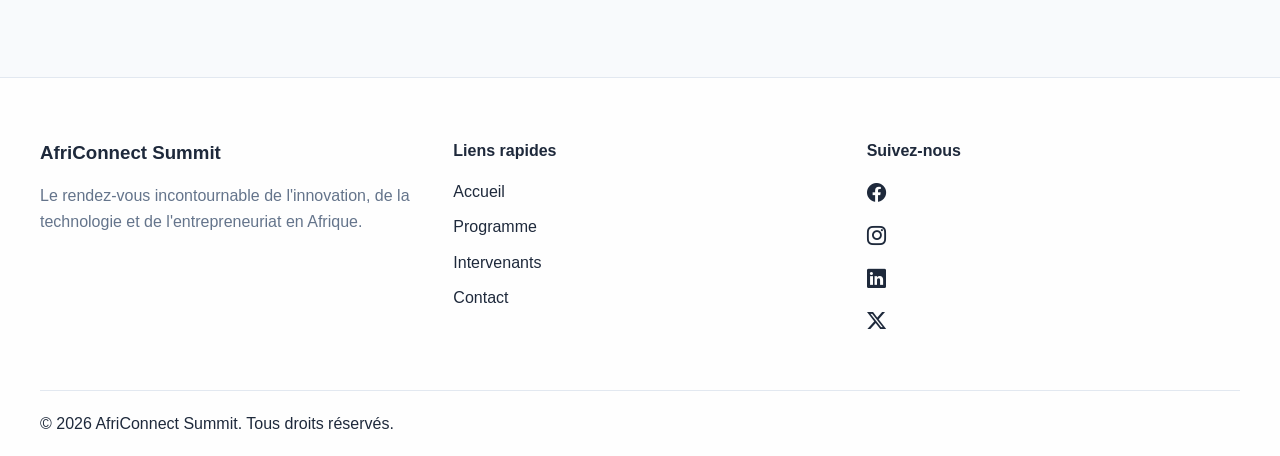
<file: programme.html>
<!DOCTYPE html>
<html lang="en">

<head>
    <meta charset="UTF-8">
    <meta name="viewport" content="width=, initial-scale=1.0">
    <title>AfriConnectSummit</title>
    <link rel="stylesheet" href="css/style.css">
    <link href="https://cdn.jsdelivr.net/npm/bootstrap-icons@1.11.3/font/bootstrap-icons.min.css" rel="stylesheet">
</head>

<body>

    <header>

        <nav class="navbar">

            <a href="index.html" class="logo">
                AfriConnect <span>Summit</span>
            </a>

            <ul class="nav-menu">

                <li><a href="index.html">Accueil</a></li>

                <li><a href="programme.html" class="active">Programme</a></li>

                <li><a href="intervenant.html">Intervenants</a></li>

                <li><a href="contact.html">Contact</a></li>

            </ul>

            <div class="nav-actions">

                <button id="theme-toggle" aria-label="Changer de thème">

                    <i class="bi bi-moon-fill"></i>

                </button>

                <button id="menu-toggle" aria-label="Ouvrir le menu">

                    <i class="bi bi-list"></i>

                </button>

            </div>

        </nav>

    </header>

    <main>

        <!-- hero -->

        <section class="page-hero">

            <div class="container">

                <h1>Programme du Sommet</h1>

                <p>
                    Trois journées riches en conférences, ateliers et rencontres pour construire l'avenir du numérique
                    en Afrique.
                </p>

            </div>

        </section>

        <!-- fil d'ariane -->

        <section class="breadcrumb">

            <div class="container">

                <p>

                    <a href="index.html">Accueil</a>

                    /

                    <span>Programme</span>

                </p>

            </div>

        </section>

        <!-- les onglets -->

        <section class="schedule-tabs">

            <div class="container">

                <h2>Choisissez une journée</h2>

                <div class="tabs">

                    <button class="tab-btn active" data-day="jour1">
                        🚀 Jour 1
                    </button>

                    <button class="tab-btn" data-day="jour2">
                        💻 Jour 2
                    </button>

                    <button class="tab-btn" data-day="jour3">
                        🤝 Jour 3
                    </button>

                </div>

            </div>

        </section>

        <!-- planning des sessions -->

        <section class="programme">

            <div id="jour1" class="tab-content active">

                <table>

                    <thead>

                        <tr>
                            <th>Heure</th>
                            <th>Session</th>
                            <th>Intervenant</th>
                            <th>Salle</th>
                        </tr>

                    </thead>

                    <tbody>

                        <tr>
                            <td>09h00</td>
                            <td>Cérémonie d'ouverture</td>
                            <td>Aïcha Diop</td>
                            <td>Salle A</td>
                        </tr>

                        <tr>
                            <td>10h30</td>
                            <td>L'avenir de l'IA en Afrique</td>
                            <td>Moussa Ndiaye</td>
                            <td>Salle B</td>
                        </tr>

                        <tr>
                            <td>13h00</td>
                            <td>Développement Web moderne</td>
                            <td>Fatou Ba</td>
                            <td>Salle C</td>
                        </tr>

                        <tr>
                            <td>15h00</td>
                            <td>Entrepreneuriat numérique</td>
                            <td>Jean Koffi</td>
                            <td>Salle A</td>
                        </tr>

                        <tr>
                            <td>16h30</td>
                            <td>Table ronde : L'innovation en Afrique</td>
                            <td>Sarah Diallo</td>
                            <td>Grande Salle</td>
                        </tr>

                    </tbody>

                </table>

            </div>

            <div id="jour2" class="tab-content">

                <table>

                    <thead>

                        <tr>
                            <th>Heure</th>
                            <th>Session</th>
                            <th>Intervenant</th>
                            <th>Salle</th>
                        </tr>

                    </thead>

                    <tbody>

                        <tr>
                            <td>09h00</td>
                            <td>Cybersécurité</td>
                            <td>Amina Traoré</td>
                            <td>Salle A</td>
                        </tr>

                        <tr>
                            <td>10h30</td>
                            <td>Cloud Computing</td>
                            <td>David Mensah</td>
                            <td>Salle B</td>
                        </tr>

                        <tr>
                            <td>13h00</td>
                            <td>Data Science</td>
                            <td>Mariam Sow</td>
                            <td>Salle C</td>
                        </tr>

                        <tr>
                            <td>15h00</td>
                            <td>DevOps</td>
                            <td>Paul Okoro</td>
                            <td>Salle B</td>
                        </tr>

                        <tr>
                            <td>16h30</td>
                            <td>Networking</td>
                            <td>Fatou Ndiaye</td>
                            <td>Salle A</td>
                        </tr>

                    </tbody>

                </table>

            </div>

            <div id="jour3" class="tab-content">

                <table>

                    <thead>

                        <tr>
                            <th>Heure</th>
                            <th>Session</th>
                            <th>Intervenant</th>
                            <th>Salle</th>
                        </tr>

                    </thead>

                    <tbody>

                        <tr>
                            <td>09h00</td>
                            <td>Innovation numérique en Afrique</td>
                            <td>Grace Mensah</td>
                            <td>Salle A</td>
                        </tr>

                        <tr>
                            <td>10h30</td>
                            <td>Financement des startups</td>
                            <td>Abdoulaye Fall</td>
                            <td>Salle B</td>
                        </tr>

                        <tr>
                            <td>13h00</td>
                            <td>Leadership et entrepreneuriat</td>
                            <td>Fatou Cissé</td>
                            <td>Salle C</td>
                        </tr>

                        <tr>
                            <td>15h00</td>
                            <td>Intelligence artificielle en Afrique</td>
                            <td>Jean Koffi</td>
                            <td>Salle A</td>
                        </tr>

                        <tr>
                            <td>16h30</td>
                            <td>Cérémonie de clôture</td>
                            <td>Comité d'organisation</td>
                            <td>Grande Salle</td>
                        </tr>

                    </tbody>

                </table>

            </div>

            </div>

        </section>

        <!--les thematiques -->

        <section class="topics">

            <div class="container">

                <h2>Thématiques abordées</h2>

                <p class="section-description">
                    Le sommet couvre les domaines clés de la transformation numérique en Afrique.
                </p>

                <div class="topics-grid">

                    <div class="topic-card">
                        <i class="bi bi-cpu-fill"></i>
                        <h3>Intelligence Artificielle</h3>
                    </div>

                    <div class="topic-card">
                        <i class="bi bi-cloud-fill"></i>
                        <h3>Cloud Computing</h3>
                    </div>

                    <div class="topic-card">
                        <i class="bi bi-shield-lock-fill"></i>
                        <h3>Cybersécurité</h3>
                    </div>

                    <div class="topic-card">
                        <i class="bi bi-globe2"></i>
                        <h3>Transformation Digitale</h3>
                    </div>

                </div>

            </div>

        </section>

    </main>

    <footer>

        <div class="footer-container">

            <div class="footer-about">

                <h3>AfriConnect Summit</h3>

                <p>
                    Le rendez-vous incontournable de l'innovation, de la technologie
                    et de l'entrepreneuriat en Afrique.
                </p>

            </div>

            <div class="footer-links">

                <h4>Liens rapides</h4>

                <ul>

                    <li><a href="index.html">Accueil</a></li>

                    <li><a href="programme.html">Programme</a></li>

                    <li><a href="intervenants.html">Intervenants</a></li>

                    <li><a href="contact.html">Contact</a></li>

                </ul>

            </div>

            <div class="footer-social">

                <h4>Suivez-nous</h4>

                <a href="#"><i class="bi bi-facebook"></i></a>
                <a href="#"><i class="bi bi-instagram"></i></a>
                <a href="#"><i class="bi bi-linkedin"></i></a>
                <a href="#"><i class="bi bi-twitter-x"></i></a>

            </div>

        </div>

        <hr>

        <div class="footer-bottom">

            <p>
                &copy; <span id="year"></span> AfriConnect Summit.
                Tous droits réservés.
            </p>
        </div>

        </div>

    </footer>

    <button id="back-to-top" aria-label="Retour en haut">
        <i class="bi bi-arrow-up"></i>
    </button>





    <script src="js/main.js"></script>

</body>

</html>
</file>
<file: css/style.css>
/* VARIABLES CSS */
:root {

    --primary-color: #2563EB;
    --secondary-color: #7C3AED;

    --background-color: #F8FAFC;
    --surface-color: rgba(255, 255, 255, .85);

    --text-color: #1E293B;
    --text-light: #64748B;

    --border-color: #E2E8F0;

    --shadow: 0 10px 30px rgba(0, 0, 0, .08);

    --radius: 15px;

    --transition: all .3s ease;

}

[data-theme="dark"] {

    --background-color: #020617;

    --surface-color: rgba(15, 23, 42, .9);

    --text-color: #F8FAFC;

    --text-light: #CBD5E1;

    --border-color: #334155;

}

/* STYLE GENERALE */
* {
    margin: 0;
    padding: 0;
    box-sizing: border-box;
}

body {

    font-family: Arial, Helvetica, sans-serif;

    background: var(--background-color);

    color: var(--text-color);

    transition: var(--transition);

    line-height: 1.6;

}

a {

    text-decoration: none;

    color: inherit;

}

ul {

    list-style: none;

}

img {

    max-width: 100%;

    display: block;

}

/* HEADER */
header {

    position: fixed;

    top: 0;

    left: 0;

    width: 100%;

    z-index: 1000;

}

/* NAVBAR */

.navbar {

    max-width: 1200px;

    margin: auto;

    padding: 18px 40px;

    display: flex;

    justify-content: space-between;

    align-items: center;

    background: var(--surface-color);

    backdrop-filter: blur(12px);

    transition: var(--transition);

}

.logo {

    font-size: 1.6rem;

    font-weight: 700;

    color: var(--primary-color);

}

.logo span {

    color: var(--secondary-color);

}

.nav-menu {

    display: flex;

    gap: 30px;

}

.nav-menu a {

    font-weight: 500;

    transition: var(--transition);

}

.nav-menu a:hover,

.nav-menu a.active {

    color: var(--primary-color);

}

.nav-actions {

    display: flex;

    align-items: center;

    gap: 15px;

}

#theme-toggle,

#menu-toggle {

    border: none;

    background: transparent;

    cursor: pointer;

    font-size: 1.4rem;

    color: var(--text-color);

    transition: var(--transition);

}

#theme-toggle:hover,

#menu-toggle:hover {

    color: var(--primary-color);

}

/* FOOTER */

footer {

    background: var(--surface-color);

    margin-top: 80px;

    padding: 60px 40px 20px;

    border-top: 1px solid var(--border-color);

}

.footer-container {

    max-width: 1200px;

    margin: auto;

    display: grid;

    grid-template-columns: repeat(3, 1fr);

    gap: 40px;

}

.footer-about p {

    margin-top: 15px;

    color: var(--text-light);

}

.footer-links ul {

    margin-top: 15px;

}

.footer-links li {

    margin-bottom: 10px;

}

.footer-links a {

    transition: var(--transition);

}

.footer-links a:hover {

    color: var(--primary-color);

}

.footer-social {

    display: flex;

    flex-direction: column;

}

.footer-social h4 {

    margin-bottom: 15px;

}

.footer-social a {

    margin-bottom: 12px;

    font-size: 1.2rem;

    transition: var(--transition);

}

.footer-social a:hover {

    color: var(--primary-color);

}

hr {

    margin: 40px 0 20px;

    border: none;

    border-top: 1px solid var(--border-color);

}

.footer-bottom {

    max-width: 1200px;

    margin: auto;

    display: flex;

    justify-content: space-between;

    align-items: center;

}

/* Bouton RETOUR EN HAUT */

#back-to-top {

    position: fixed;
    bottom: 25px;
    right: 25px;
    display: none;

    width: 45px;

    height: 45px;

    border: none;

    border-radius: 50%;

    background: var(--primary-color);

    color: white;

    cursor: pointer;

    transition: var(--transition);

}

#back-to-top:hover {

    transform: translateY(-5px);

}

/* RESPONSIVE DE LA NAVBAR */
#menu-toggle {
    display: none;
}

@media (max-width:768px) {

    .nav-menu {

        position: fixed;

        top: 80px;

        left: -100%;

        width: 100%;

        background: var(--surface-color);

        backdrop-filter: blur(12px);

        flex-direction: column;

        align-items: center;

        gap: 20px;

        padding: 30px 0;

        transition: var(--transition);

    }

    .nav-menu.active {

        left: 0;

    }

    #menu-toggle {

        display: block;

    }

}

/* HERO */
.hero {

    min-height: 100vh;

    display: flex;

    justify-content: center;

    align-items: center;

    text-align: center;

    padding: 120px 20px 80px;


}

.hero-content {

    max-width: 800px;

}

.hero-tag {

    display: inline-block;

    padding: 10px 20px;

    border-radius: 50px;

    background: rgba(37, 99, 235, .1);

    color: var(--primary-color);

    font-weight: 600;

    margin-bottom: 20px;

}

.hero h1 {

    font-size: 3.5rem;

    margin-bottom: 20px;

    line-height: 1.2;

}

.hero-description {

    font-size: 1.2rem;

    color: var(--text-light);

    margin-bottom: 35px;

}

/* hero bouton */
.hero-buttons {

    display: flex;

    justify-content: center;

    gap: 20px;

    flex-wrap: wrap;

}

.btn {

    display: inline-block;

    padding: 15px 30px;

    border-radius: 50px;

    font-weight: 600;

    transition: var(--transition);

}

.btn-primary {

    background: var(--primary-color);

    color: #fff;

}

.btn-secondary {

    border: 2px solid var(--primary-color);

    color: var(--primary-color);

}

.btn:hover {

    transform: translateY(-3px);

    box-shadow: var(--shadow);

}

/* chiffre clè */
.container {

    max-width: 1200px;

    margin: auto;

    padding: 0 20px;

}

.stats {

    padding: 100px 0;

}

.stats h2 {

    text-align: center;

    margin-bottom: 50px;

    font-size: 2.5rem;

}

.stats-grid {

    display: grid;

    grid-template-columns: repeat(auto-fit, minmax(220px, 1fr));

    gap: 30px;

}

.stat-card {

    background: var(--surface-color);

    padding: 35px 25px;

    border-radius: var(--radius);

    text-align: center;

    box-shadow: var(--shadow);

    transition: var(--transition);

}

.stat-card:hover {

    transform: translateY(-8px);

}

.stat-card h3 {

    font-size: 2.8rem;

    color: var(--primary-color);

    margin-bottom: 10px;

}

.stat-card p {

    color: var(--text-light);

    font-size: 1.1rem;

}

/* pouquoi participer */
.why-participate {

    padding: 100px 0;

}

.why-participate h2 {

    text-align: center;

    font-size: 2.5rem;

    margin-bottom: 20px;

}

.why-grid {

    display: grid;

    grid-template-columns: repeat(auto-fit, minmax(280px, 1fr));

    gap: 30px;

    margin-top: 50px;

}

.why-card {

    background: var(--surface-color);

    padding: 35px;

    border-radius: var(--radius);

    text-align: center;

    box-shadow: var(--shadow);

    transition: var(--transition);

}

.why-card:hover {

    transform: translateY(-8px);

}

.why-card i {

    font-size: 3rem;

    color: var(--primary-color);

    margin-bottom: 20px;

}

.why-card h3 {

    margin-bottom: 15px;

    font-size: 1.4rem;

}

.why-card p {

    color: var(--text-light);

    line-height: 1.7;

}

/* intervenant */
.featured-speakers {

    padding: 100px 0;

}

.featured-speakers h2 {

    text-align: center;

    font-size: 2.5rem;

    margin-bottom: 15px;

}

.section-description {

    text-align: center;

    color: var(--text-light);

    margin-bottom: 50px;

}

.speakers-grid {

    display: grid;

    grid-template-columns: repeat(auto-fit, minmax(250px, 1fr));

    gap: 30px;

}

.speaker-card {

    background: var(--surface-color);

    border-radius: var(--radius);

    overflow: hidden;

    box-shadow: var(--shadow);

    text-align: center;

    transition: var(--transition);

}

.speaker-card:hover {

    transform: translateY(-8px);

}

.speaker-card img {

    width: 100%;

    height: 280px;

    object-fit: cover;

}

.speaker-card h3 {

    margin: 20px 0 10px;

}

.speaker-card p {

    color: var(--text-light);

    margin-bottom: 20px;

}

.featured-speakers .btn {

    display: block;

    width: max-content;

    margin: 40px auto 0;

}

/* Sponsor */
.sponsors {

    padding: 100px 0;

}

.sponsors h2 {

    text-align: center;

    font-size: 2.5rem;

    margin-bottom: 15px;

}

.sponsors-grid {

    display: grid;

    grid-template-columns: repeat(3, 1fr);

    gap: 30px;

    margin-top: 50px;

}

.sponsor-card {

    background: var(--surface-color);

    border-radius: var(--radius);

    padding: 30px;

    text-align: center;

    box-shadow: var(--shadow);

    transition: var(--transition);

}

.sponsor-card:hover {

    transform: translateY(-8px);

}

.sponsor-card img {

    width: 150px;

    height: 100px;

    margin: 20px auto 0;

    object-fit: contain;

}

/* programme */
/* hero */

.page-hero {

    padding: 150px 20px 80px;

    text-align: center;

    background: linear-gradient(135deg,
            var(--primary-color),
            var(--secondary-color));

    color: white;

}

.page-hero h1 {

    font-size: 3rem;

    margin-bottom: 20px;

}

.page-hero p {

    max-width: 700px;

    margin: auto;

    line-height: 1.7;

    font-size: 1.1rem;

}

/* fil d'ariane */
.breadcrumb {

    padding: 20px 0;

    background: var(--surface-color);

    border-bottom: 1px solid var(--border-color);

}

.breadcrumb p {

    color: var(--text-light);

}

.breadcrumb a {

    color: var(--primary-color);

    font-weight: 600;

}

.breadcrumb span {

    color: var(--text-color);

}

/* onglet */

.schedule-tabs {

    padding: 60px 0;

    text-align: center;

}

.tabs {

    display: flex;

    justify-content: center;

    gap: 20px;

    flex-wrap: wrap;

    margin-top: 30px;

}

.tab-btn {

    padding: 15px 30px;

    border: none;

    border-radius: 50px;

    background: var(--surface-color);

    color: var(--text-color);

    cursor: pointer;

    font-size: 1rem;

    font-weight: 600;

    transition: var(--transition);

    box-shadow: var(--shadow);

}

.tab-btn:hover {

    transform: translateY(-3px);

}

.tab-btn.active {

    background: var(--primary-color);

    color: white;

}

/* planning */

.schedule {

    padding: 80px 0;

}

.tab-content {

    display: none;

}

.tab-content.active {

    display: block;

}

.programme table {

    width: 100%;

    border-collapse: collapse;

    background: var(--surface-color);

    box-shadow: var(--shadow);

    border-radius: var(--radius);

    overflow: hidden;

}

.programme th {

    background: var(--primary-color);

    color: white;

    padding: 15px;

    text-align: left;

}

.programme td {

    padding: 15px;

    border-bottom: 1px solid var(--border-color);
    color: var(--text-color);

}


.schedule-table tbody tr:nth-child(even) {
    background: var(--background-color);
}


.programme tbody tr:nth-child(odd) {
    background: var(--surface-color);
}

.programme tbody tr:hover {
    background: var(--primary-color);
}

.programme tbody tr:hover td {
    color: white;
}


/* thematiques */

.topics {

    padding: 100px 0;

}

.topics h2 {

    text-align: center;

    font-size: 2.5rem;

    margin-bottom: 15px;

}

.topics-grid {

    display: grid;

    grid-template-columns: repeat(auto-fit, minmax(220px, 1fr));

    gap: 30px;

    margin-top: 50px;

}

.topic-card {

    background: var(--surface-color);

    padding: 35px 20px;

    border-radius: var(--radius);

    text-align: center;

    box-shadow: var(--shadow);

    transition: var(--transition);

}

.topic-card:hover {

    transform: translateY(-8px);

}

.topic-card i {

    font-size: 3rem;

    color: var(--primary-color);

    margin-bottom: 20px;

}

.topic-card h3 {

    font-size: 1.3rem;

}

/* intervenant */

/* presentation et filtre */
.speakers-intro {

    padding: 80px 0 40px;

    text-align: center;

}

.speaker-filter {

    padding: 20px 0 60px;

}

.speaker-filter .container {

    display: flex;

    justify-content: center;

    gap: 15px;

    flex-wrap: wrap;

}

.filter-btn {

    padding: 12px 25px;

    border: none;

    border-radius: 30px;

    background: var(--surface-color);

    color: var(--text-color);

    cursor: pointer;

    font-weight: 600;

    transition: var(--transition);

    box-shadow: var(--shadow);

}

.filter-btn:hover {

    transform: translateY(-3px);

}

.filter-btn.active {

    background: var(--primary-color);

    color: white;

}

/* cartes des intervenants */
.speakers {

    padding: 40px 0 100px;

}

.speakers-grid {

    display: grid;

    grid-template-columns: repeat(auto-fit, minmax(280px, 1fr));

    gap: 30px;

}

.speaker-card {

    background: var(--surface-color);

    border-radius: var(--radius);

    overflow: hidden;

    box-shadow: var(--shadow);

    transition: var(--transition);

    text-align: center;

}

.speaker-card:hover {

    transform: translateY(-8px);

}

.speaker-card img {

    width: 100%;

    height: 300px;

    object-fit: cover;

}

.speaker-card h3 {

    margin: 20px 0 10px;

}

.speaker-role {

    color: var(--primary-color);

    font-weight: 600;

    margin-bottom: 15px;

}

.speaker-card p {

    padding: 0 20px 20px;

    color: var(--text-light);

    line-height: 1.6;

}

.speaker-country {

    color: var(--text-light);

    font-size: 0.95rem;

    font-weight: 600;

    margin-bottom: 15px;

}

/* contact */
.contact {

    padding: 80px 0;

}

.contact-grid {

    display: grid;

    grid-template-columns: 2fr 1fr;

    gap: 40px;

}

.contact-form,
.contact-info,
.contact-map {

    background: var(--surface-color);

    padding: 30px;

    border-radius: var(--radius);

    box-shadow: var(--shadow);

}

.contact-form h2,
.contact-info h2 {

    margin-bottom: 20px;

}

.form-group {

    margin-bottom: 20px;

}

.form-group label {

    display: block;

    margin-bottom: 8px;

    font-weight: 600;

}

.form-group input,
.form-group select,
.form-group textarea {

    width: 100%;

    padding: 12px;

    border: 1px solid var(--border-color);

    border-radius: 10px;

    font-size: 1rem;

}

.form-group textarea {

    resize: vertical;

}

.contact-info p {

    margin-bottom: 15px;

    line-height: 1.6;

}

.contact-map {

    margin-top: 30px;

    overflow: hidden;

}

/* FAQ */
/* FAQ */

.faq {

    padding: 80px 0;

}

.faq h2 {

    text-align: center;

    margin-bottom: 40px;

}

.faq-item {

    margin-bottom: 15px;

    border-radius: var(--radius);

    overflow: hidden;

    box-shadow: var(--shadow);

}

.faq-item input {

    display: none;

}

.faq-item label {

    display: block;

    padding: 18px 20px;

    background: var(--primary-color);

    color: white;

    cursor: pointer;

    font-weight: 600;

}

.faq-content {

    max-height: 0;

    overflow: hidden;

    background: var(--surface-color);

    transition: max-height .3s ease;

}

.faq-content p {

    padding: 20px;

}

.faq-item input:checked~.faq-content {

    max-height: 200px;

}

/* RESPONSIVE */

/* tablette */

@media (max-width:992px) {

    .hero-content {

        grid-template-columns: 1fr;

        text-align: center;

    }

    .hero-buttons {

        justify-content: center;

    }

    /* les cartes */

    .stats-grid,
    .features-grid,
    .speakers-grid,
    .themes-grid {

        grid-template-columns: repeat(2, 1fr);

    }

}

/* mobile */

@media (max-width:768px) {

    .stats-grid,
    .features-grid,
    .speakers-grid,
    .themes-grid {

        grid-template-columns: 1fr;

    }

    .hero-title {

        font-size: 2.2rem;

    }

    .hero-buttons {

        flex-direction: column;

        align-items: center;

    }

}
</file>
